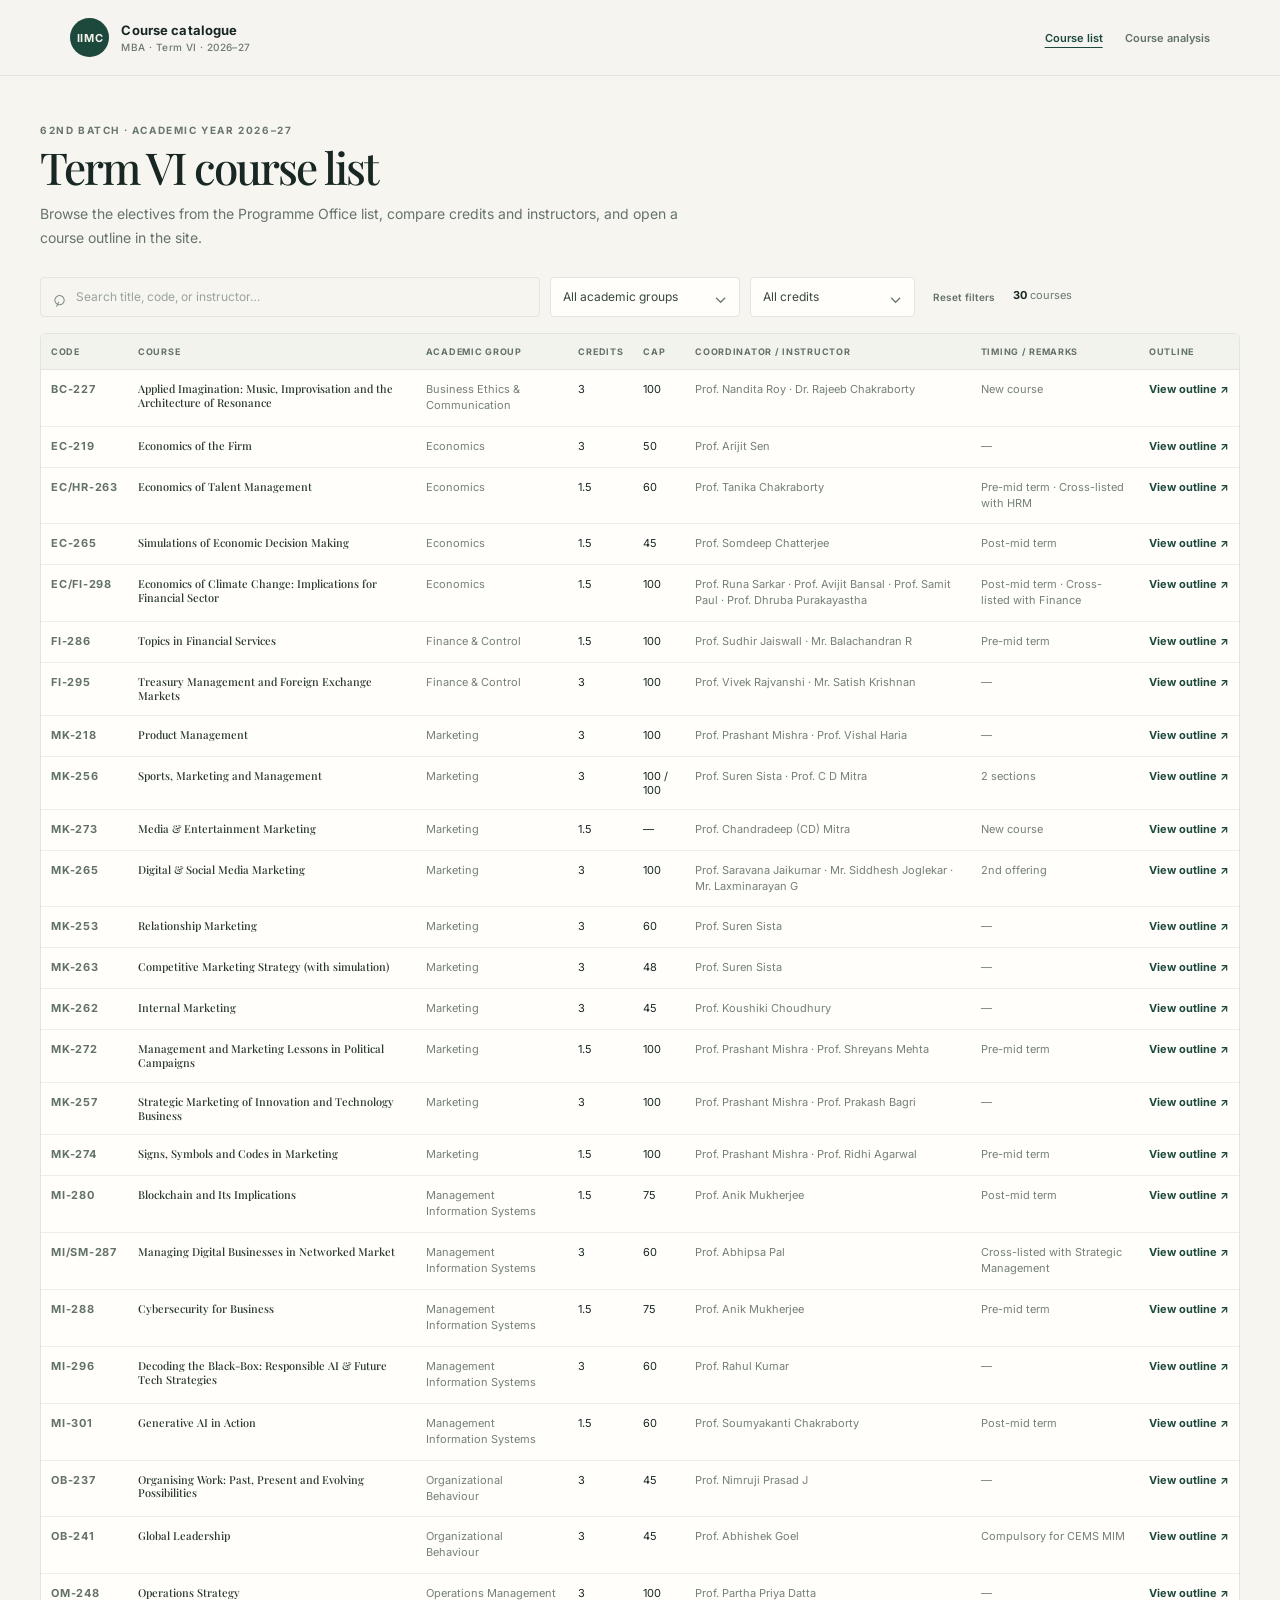
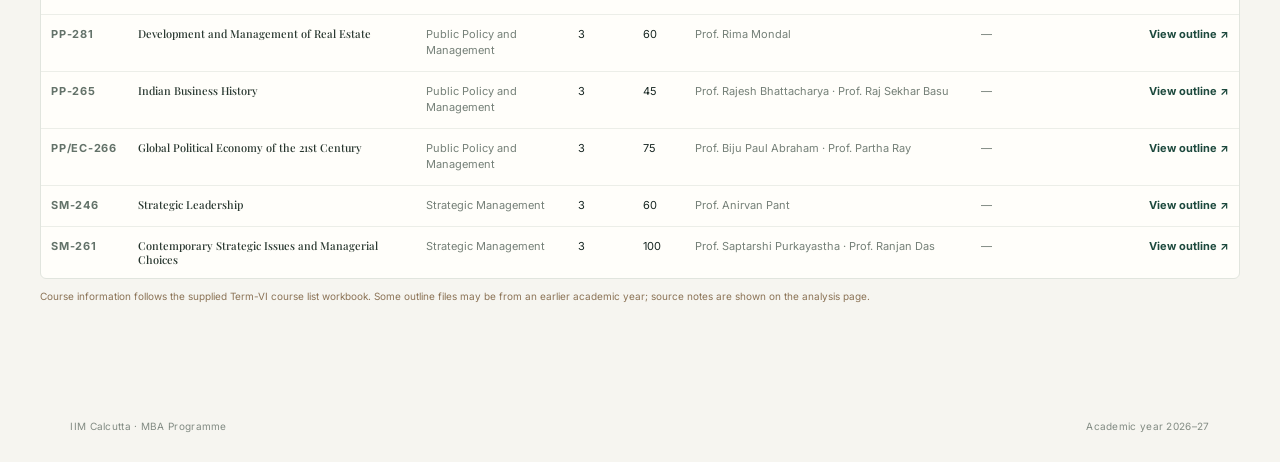
<file: index.html>
<!doctype html>
<html lang="en"><head><meta charset="utf-8"><meta name="viewport" content="width=device-width, initial-scale=1"><meta name="theme-color" content="#f6f5f0"><title>Term VI Course List — IIM Calcutta</title><link rel="stylesheet" href="styles.css"><link rel="stylesheet" href="site-pages.css"></head>
<body><header class="topbar"><a class="brand" href="index.html"><span class="brand-mark">IIMC</span><span class="brand-name">Course catalogue <small>MBA · Term VI · 2026–27</small></span></a><nav class="top-nav" aria-label="Main navigation"><a href="index.html" aria-current="page">Course list</a><a href="analysis.html">Course analysis</a></nav></header>
<main class="subpage"><div class="subpage-head"><div><p class="eyebrow">62nd batch · Academic year 2026–27</p><h1>Term VI course list</h1><p class="lede">Browse the electives from the Programme Office list, compare credits and instructors, and open a course outline in the site.</p></div></div>
<div class="subpage-tools"><label class="search-box"><span class="search-icon" aria-hidden="true">⌕</span><span class="sr-only">Search courses</span><input id="list-search" type="search" placeholder="Search title, code, or instructor…" autocomplete="off"></label><details class="filter-menu" id="home-groups"><summary><span id="home-group-summary">All academic groups</span><span class="menu-arrow" aria-hidden="true">⌄</span></summary><div class="filter-menu-panel"><div class="filter-menu-heading"><span>Academic groups</span><button type="button" data-clear="home-groups">Clear</button></div><div class="filter-options" id="home-group-options"></div></div></details><label class="select-wrap credit-select"><span class="sr-only">Credits</span><select id="list-credit"><option value="">All credits</option><option value="3">3 credits</option><option value="1.5">1.5 credits</option></select><span aria-hidden="true">⌄</span></label><button class="reset-filters" id="home-reset" type="button">Reset filters</button><span class="results"><span id="list-count">30</span> courses</span></div>
<div class="table-wrap"><table class="course-table"><thead><tr><th>Code</th><th>Course</th><th>Academic group</th><th>Credits</th><th>CAP</th><th>Coordinator / instructor</th><th>Timing / remarks</th><th>Outline</th></tr></thead><tbody id="course-list-body"></tbody></table></div>
<p class="notice">Course information follows the supplied Term-VI course list workbook. Some outline files may be from an earlier academic year; source notes are shown on the analysis page.</p></main><footer><span>IIM Calcutta · MBA Programme</span><span>Academic year 2026–27</span></footer><script src="course-data.js"></script><script src="home.js"></script></body></html>
</file>
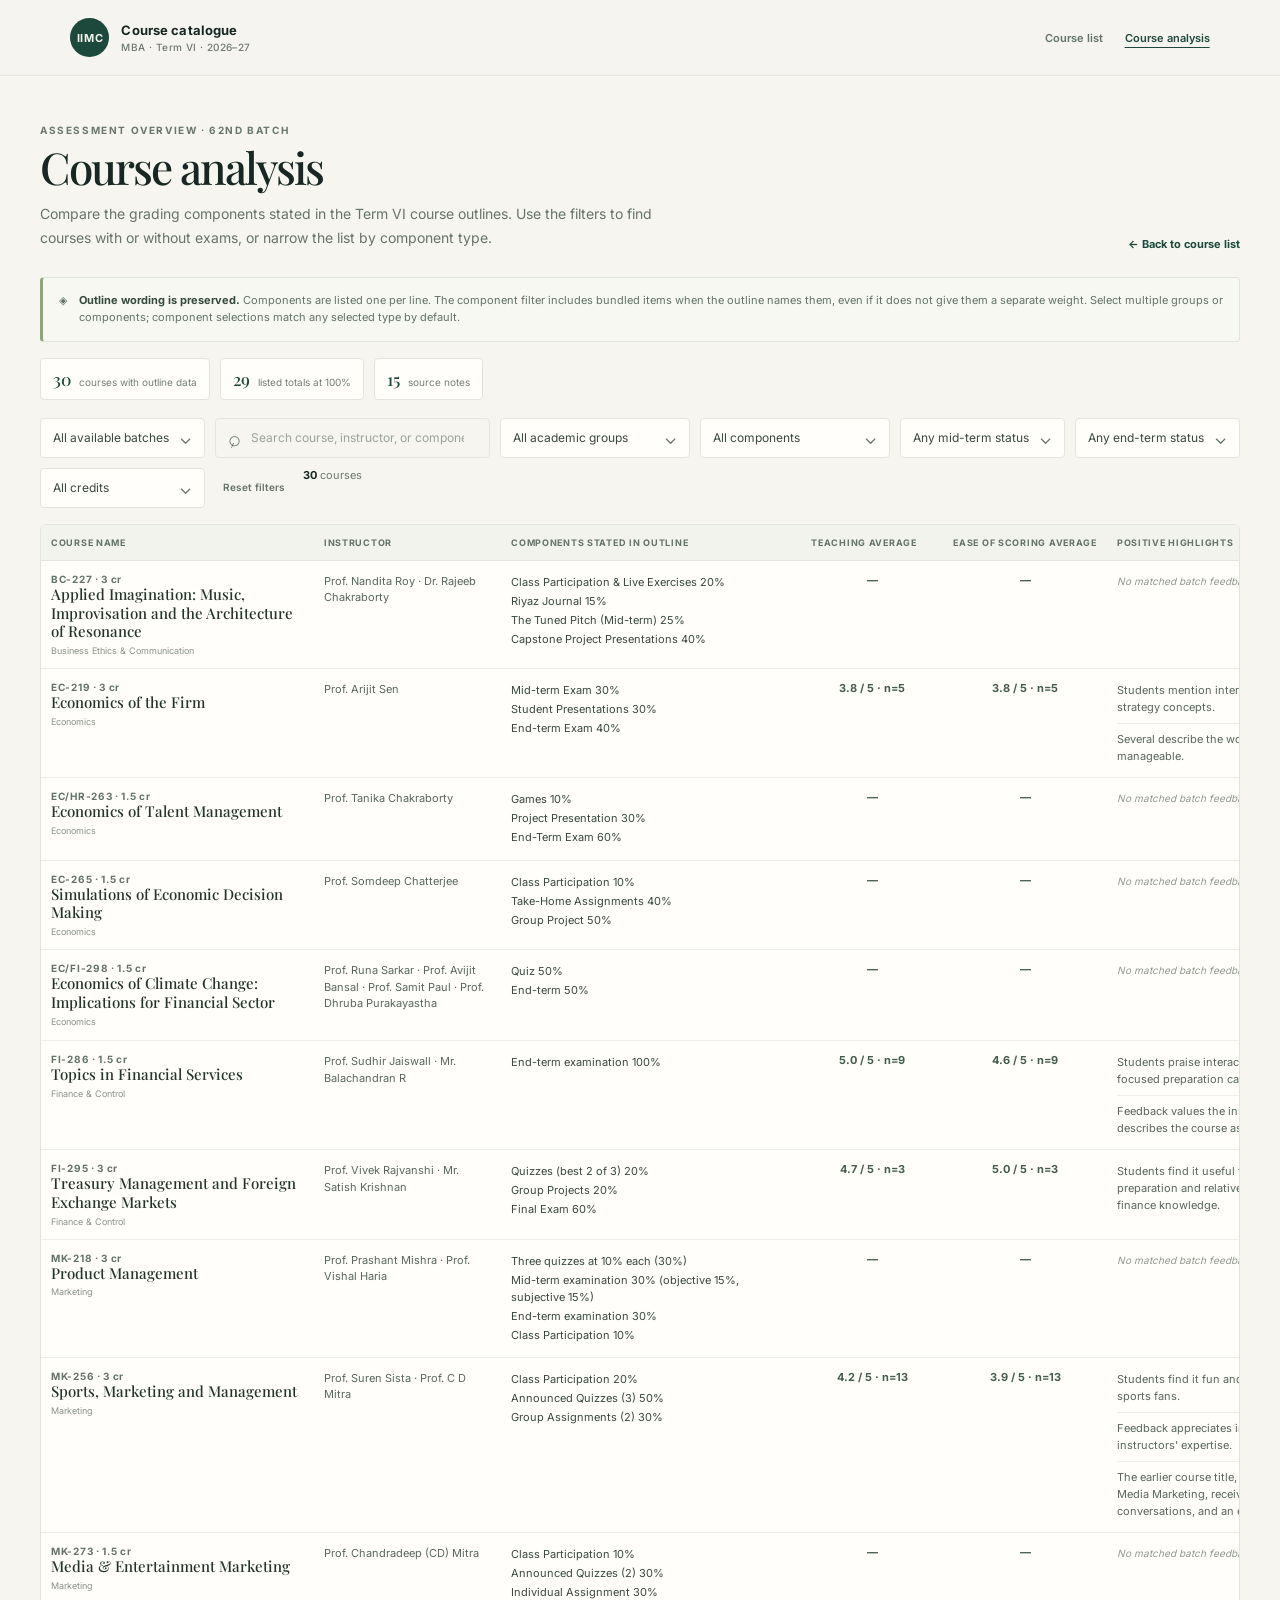
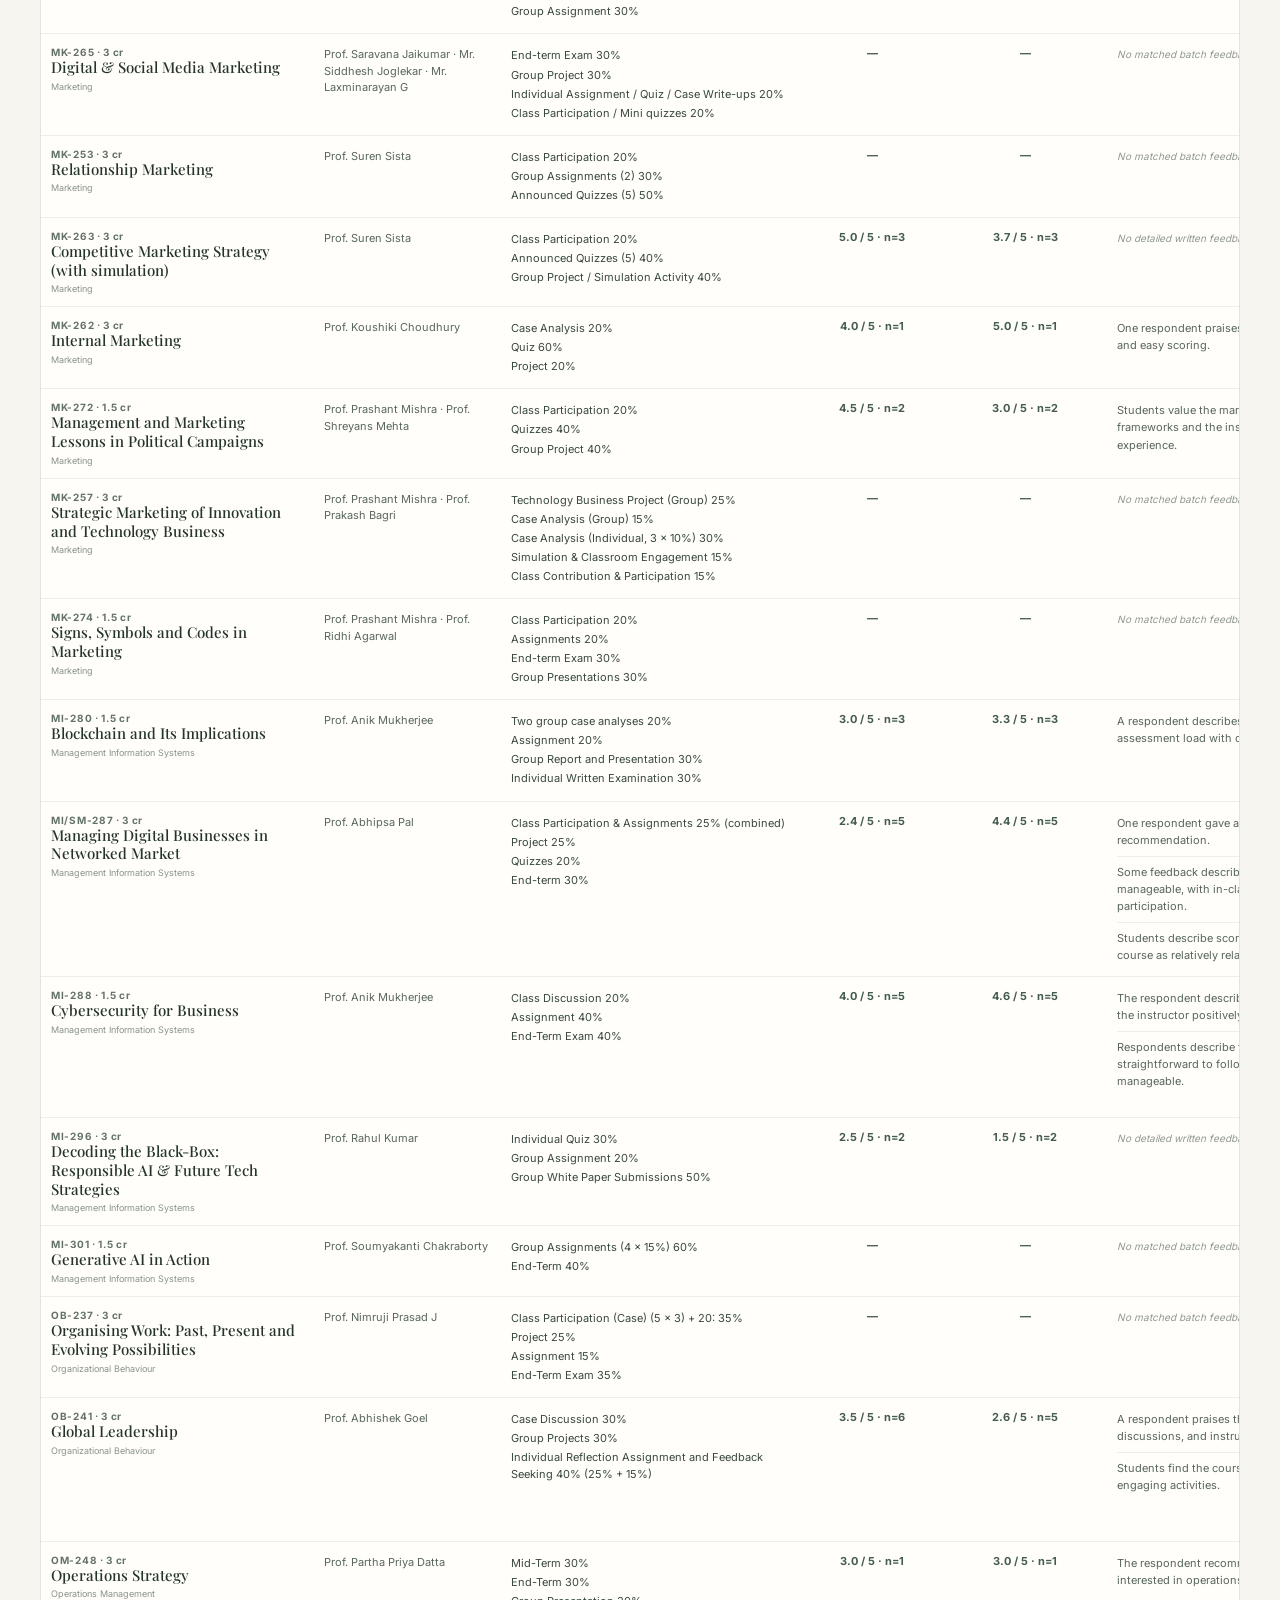
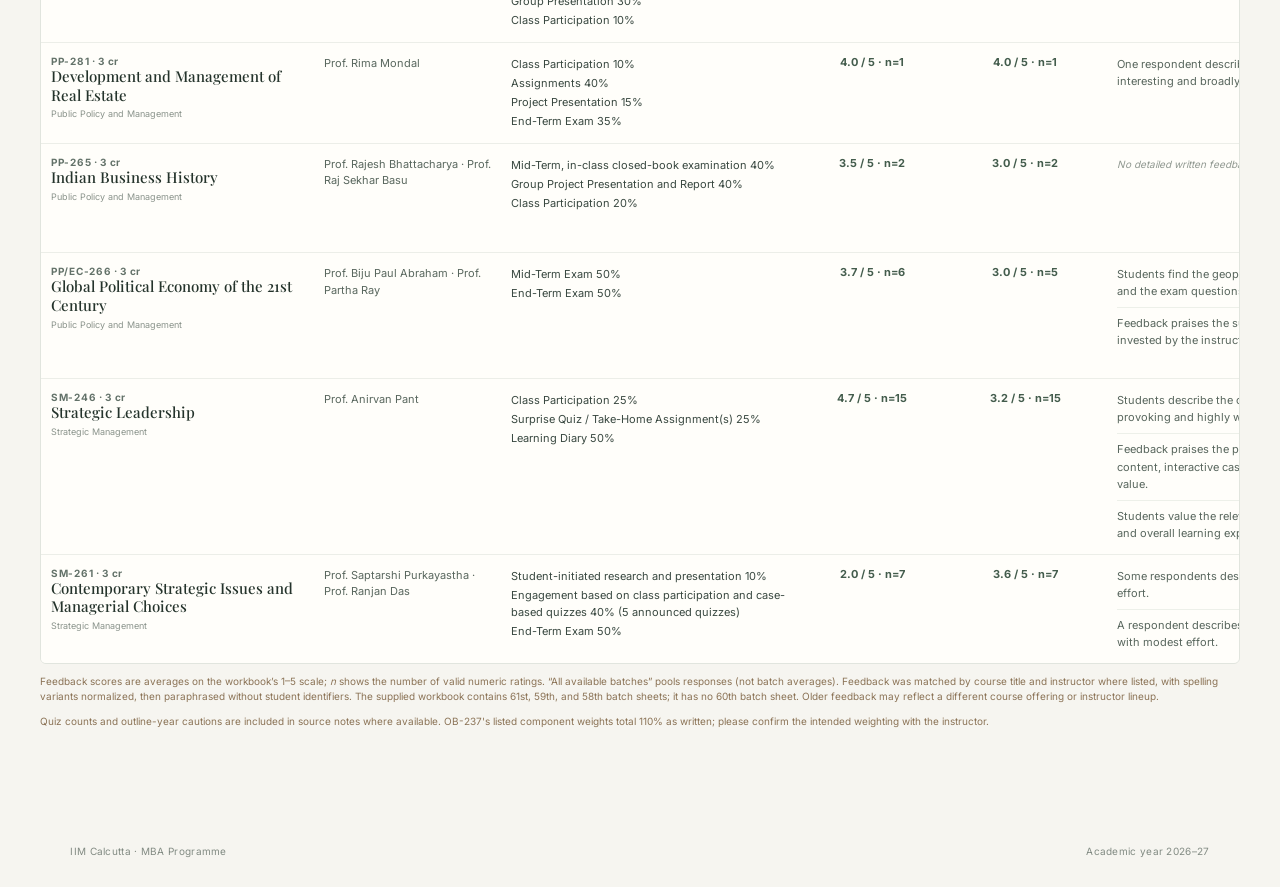
<file: analysis.html>
<!doctype html>
<html lang="en"><head><meta charset="utf-8"><meta name="viewport" content="width=device-width, initial-scale=1"><meta name="theme-color" content="#f6f5f0"><title>Course Analysis — Term VI Electives</title><link rel="stylesheet" href="styles.css"><link rel="stylesheet" href="site-pages.css"></head>
<body><header class="topbar"><a class="brand" href="index.html"><span class="brand-mark">IIMC</span><span class="brand-name">Course catalogue <small>MBA · Term VI · 2026–27</small></span></a><nav class="top-nav" aria-label="Main navigation"><a href="index.html">Course list</a><a href="analysis.html" aria-current="page">Course analysis</a></nav></header>
<main class="subpage"><div class="subpage-head"><div><p class="eyebrow">Assessment overview · 62nd batch</p><h1>Course analysis</h1><p class="lede">Compare the grading components stated in the Term VI course outlines. Use the filters to find courses with or without exams, or narrow the list by component type.</p></div><a class="subpage-back" href="index.html">← Back to course list</a></div>
<div class="analysis-intro"><span aria-hidden="true">◈</span><div><strong>Outline wording is preserved.</strong> Components are listed one per line. The component filter includes bundled items when the outline names them, even if it does not give them a separate weight. Select multiple groups or components; component selections match any selected type by default.</div></div>
<div class="summary-strip"><div class="summary-item"><strong id="analysis-count">30</strong> courses with outline data</div><div class="summary-item"><strong id="normal-count">29</strong> listed totals at 100%</div><div class="summary-item"><strong id="flag-count">10</strong> source notes</div></div>
<div class="subpage-tools analysis-filters"><label class="select-wrap batch-select"><span class="sr-only">Feedback batch</span><select id="feedback-batch"><option value="all">All available batches</option><option value="61st">61st batch</option><option value="59th">59th batch</option><option value="58th">58th batch</option></select><span aria-hidden="true">⌄</span></label><label class="search-box"><span class="search-icon" aria-hidden="true">⌕</span><span class="sr-only">Search analysis</span><input id="analysis-search" type="search" placeholder="Search course, instructor, or component…" autocomplete="off"></label>
<details class="filter-menu" id="analysis-groups"><summary><span id="analysis-group-summary">All academic groups</span><span class="menu-arrow" aria-hidden="true">⌄</span></summary><div class="filter-menu-panel"><div class="filter-menu-heading"><span>Academic groups</span><button type="button" data-clear="analysis-groups">Clear</button></div><div class="filter-options" id="analysis-group-options"></div></div></details>
<details class="filter-menu component-menu" id="analysis-components"><summary><span id="component-summary">All components</span><span class="menu-arrow" aria-hidden="true">⌄</span></summary><div class="filter-menu-panel"><div class="filter-menu-heading"><span>Course components</span><button type="button" data-clear="analysis-components">Clear</button></div><div class="filter-options" id="component-options"></div><p class="filter-help">Match courses containing any or all selected component types.</p><select id="component-match" aria-label="Component match mode"><option value="any">Any selected component</option><option value="all">All selected components</option></select></div></details>
<label class="select-wrap presence-select"><span class="sr-only">Mid-term exam filter</span><select id="mid-filter"><option value="">Any mid-term status</option><option value="yes">Has mid-term</option><option value="no">No mid-term</option></select><span aria-hidden="true">⌄</span></label>
<label class="select-wrap presence-select"><span class="sr-only">End-term exam filter</span><select id="end-filter"><option value="">Any end-term status</option><option value="yes">Has end-term</option><option value="no">No end-term</option></select><span aria-hidden="true">⌄</span></label>
<label class="select-wrap credit-select"><span class="sr-only">Credits</span><select id="analysis-credit"><option value="">All credits</option><option value="3">3 credits</option><option value="1.5">1.5 credits</option></select><span aria-hidden="true">⌄</span></label><button class="reset-filters" id="analysis-reset" type="button">Reset filters</button><span class="results"><span id="analysis-results">30</span> courses</span></div>
<div class="table-wrap"><table class="analysis-table"><thead><tr><th>Course name</th><th>Instructor</th><th>Components stated in outline</th><th>Teaching average</th><th>Ease of scoring average</th><th>Positive highlights</th><th>Areas to consider</th><th>Source note</th><th>Outline</th></tr></thead><tbody id="analysis-body"></tbody></table></div>
<p class="notice">Feedback scores are averages on the workbook’s 1–5 scale; <em>n</em> shows the number of valid numeric ratings. “All available batches” pools responses (not batch averages). Feedback was matched by course title and instructor where listed, with spelling variants normalized, then paraphrased without student identifiers. The supplied workbook contains 61st, 59th, and 58th batch sheets; it has no 60th batch sheet. Older feedback may reflect a different course offering or instructor lineup.</p>
<p class="notice">Quiz counts and outline-year cautions are included in source notes where available. OB-237's listed component weights total 110% as written; please confirm the intended weighting with the instructor.</p></main><footer><span>IIM Calcutta · MBA Programme</span><span>Academic year 2026–27</span></footer><script src="course-data.js"></script><script src="analysis-data.js"></script><script src="feedback-data.js"></script><script src="analysis.js"></script></body></html>
</file>
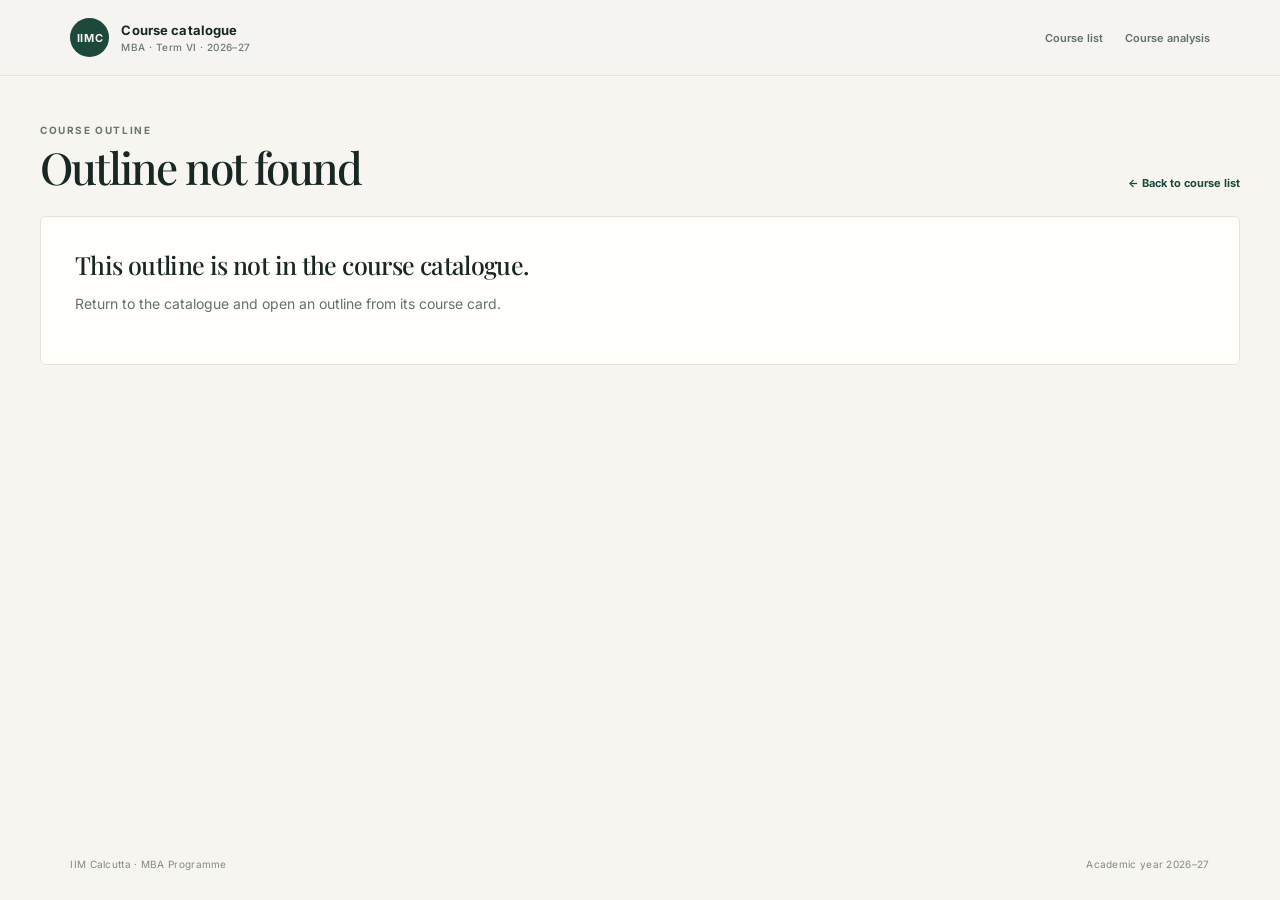
<file: viewer.html>
<!doctype html>
<html lang="en"><head><meta charset="utf-8"><meta name="viewport" content="width=device-width, initial-scale=1"><meta name="theme-color" content="#f6f5f0"><title>Course Outline — Term VI Electives</title><link rel="stylesheet" href="styles.css"><link rel="stylesheet" href="site-pages.css"></head>
<body><header class="topbar"><a class="brand" href="index.html"><span class="brand-mark">IIMC</span><span class="brand-name">Course catalogue <small>MBA · Term VI · 2026–27</small></span></a><nav class="top-nav" aria-label="Main navigation"><a href="index.html">Course list</a><a href="analysis.html">Course analysis</a></nav></header><main class="subpage"><div class="subpage-head"><div><p class="eyebrow" id="viewer-meta">Course outline</p><h1 id="viewer-title">Opening course outline…</h1></div><a id="viewer-back" class="subpage-back" href="index.html">← Back to course list</a></div><div class="viewer-shell" id="viewer-shell"><iframe class="viewer-frame" id="viewer-frame" title="Course outline preview"></iframe></div><p class="notice" id="viewer-note"></p></main><footer><span>IIM Calcutta · MBA Programme</span><span>Academic year 2026–27</span></footer><script src="course-data.js"></script><script src="viewer.js"></script></body></html>
</file>
<file: styles.css>
@font-face{font-family:"Inter";src:url("assets/fonts/Inter-Variable.ttf") format("truetype");font-style:normal;font-weight:100 900;font-display:swap}@font-face{font-family:"Playfair Display";src:url("assets/fonts/PlayfairDisplay-Variable.ttf") format("truetype");font-style:normal;font-weight:400 900;font-display:swap}:root{--ink:#182723;--muted:#6d7770;--line:#e1e5de;--paper:#f6f5f0;--white:#fffefa;--green:#1d493d;--lime:#d9ed9b;--orange:#de704d;--serif:"Playfair Display",Georgia,serif;--sans:"Inter",Arial,sans-serif}*{box-sizing:border-box}html{scroll-behavior:smooth}body{margin:0;background:var(--paper);color:var(--ink);font-family:var(--sans);font-size:14px;-webkit-font-smoothing:antialiased}.topbar{height:76px;border-bottom:1px solid var(--line);display:flex;align-items:center;justify-content:space-between;padding:0 max(calc((100vw - 1200px)/2),5.5vw);background:rgba(246,245,240,.92)}.brand{display:flex;align-items:center;gap:12px;text-decoration:none;color:var(--ink)}.brand-mark{display:grid;place-items:center;background:var(--green);color:#f5f4ec;width:39px;height:39px;border-radius:50%;font-size:11px;font-weight:700;letter-spacing:.06em}.brand-name{font-size:13px;font-weight:700;letter-spacing:.01em}.brand-name small{display:block;color:var(--muted);font-size:10px;font-weight:500;margin-top:3px;letter-spacing:.04em}.source-link{font-size:12px;color:var(--green);font-weight:600;text-decoration:none;border-bottom:1px solid #9bb2a5;padding:8px 0}.source-link span{margin-left:6px}.intro{max-width:1200px;margin:auto;min-height:380px;padding:69px 0 62px;position:relative;display:flex;align-items:center;justify-content:space-between;overflow:hidden}.intro-copy{max-width:550px;position:relative;z-index:1}.eyebrow{text-transform:uppercase;font-size:10px;letter-spacing:.16em;font-weight:700;color:#69766d;margin:0 0 18px}.intro .eyebrow{display:flex;align-items:center;gap:10px}.intro .eyebrow span{width:4px;height:4px;border-radius:50%;background:var(--orange)}h1{font:500 clamp(44px,5.1vw,70px)/1.04 var(--serif);letter-spacing:-.045em;margin:0;color:var(--ink)}h1 em{font-weight:500;color:#6d8675}.lede{max-width:425px;color:#66736b;line-height:1.75;font-size:14px;margin:21px 0 0}.intro-aside{position:relative;z-index:1;display:flex;gap:32px;margin-right:105px;margin-top:110px}.intro-aside div{display:flex;flex-direction:column;gap:5px;border-left:1px solid #cdd5ce;padding-left:13px}.intro-aside strong{font:500 24px/1 var(--serif);color:var(--green)}.intro-aside span{font-size:10px;color:var(--muted);white-space:nowrap}.intro-art{position:absolute;right:-76px;top:22px;width:330px;height:330px;border-radius:50%;background:#e8ecdf;opacity:.9}.orbit{position:absolute;border:1px solid #b8c9ae;border-radius:50%;inset:43px}.orbit-two{inset:82px;border-color:#c6d2bd}.orbit-dot{position:absolute;right:69px;top:55px;width:12px;height:12px;background:var(--orange);border-radius:50%;box-shadow:0 0 0 7px #de704d24}.orbit-label{position:absolute;top:137px;left:117px;font:600 25px/1.1 var(--serif);letter-spacing:.03em;color:var(--green)}.catalog{background:#eeeee8;padding:52px max(calc((100vw - 1200px)/2),5.5vw) 84px;min-height:540px}.catalog-heading{display:flex;align-items:end;justify-content:space-between;margin-bottom:23px}.catalog-heading .eyebrow{margin-bottom:8px}h2{font:500 32px/1.1 var(--serif);letter-spacing:-.025em;margin:0}.results{font-size:11px;color:var(--muted);margin:0 0 4px}.results span{font-weight:700;color:var(--ink)}.toolbar{display:flex;align-items:center;gap:10px;padding:14px;border:1px solid #e0e3dc;border-radius:7px;background:var(--white);box-shadow:0 3px 12px #20362c08}.search-box{height:40px;display:flex;align-items:center;gap:9px;padding:0 11px;flex:1;min-width:180px;border:1px solid #e3e5df;border-radius:4px}.search-icon{font-size:22px;color:#718077;line-height:1;transform:rotate(-20deg)}.search-box input{border:0;outline:0;background:transparent;color:var(--ink);font:12px var(--sans);width:100%;min-width:0}.search-box input::placeholder{color:#9ba39d}.search-box kbd{white-space:nowrap;color:#9aa29c;border:1px solid #e3e7e0;border-radius:3px;padding:3px 5px;font:10px var(--sans)}.select-wrap{height:40px;min-width:180px;position:relative;display:flex;align-items:center;border:1px solid #e3e5df;border-radius:4px;background:#fffefa}.select-wrap select{appearance:none;border:0;background:transparent;outline:0;width:100%;height:100%;padding:0 33px 0 12px;color:#394840;font:12px var(--sans);cursor:pointer}.select-wrap>span:last-child{position:absolute;right:12px;color:#69766d;font-size:17px;pointer-events:none}.credit-select{min-width:133px}.clear-button{border:0;background:transparent;color:#647369;font:600 11px var(--sans);padding:10px 5px;white-space:nowrap;cursor:pointer}.clear-button span{font-size:16px;margin-left:4px}.group-index{display:flex;gap:7px;overflow:auto;padding:19px 0 17px;scrollbar-width:thin}.group-chip{border:1px solid #d8ded5;border-radius:99px;background:transparent;color:#66736b;font:500 10px var(--sans);white-space:nowrap;padding:8px 11px;cursor:pointer;transition:.15s}.group-chip:hover,.group-chip.active{background:var(--green);border-color:var(--green);color:#fff}.course-grid{display:grid;grid-template-columns:repeat(3,minmax(0,1fr));gap:14px}.course-card{background:var(--white);border:1px solid #e2e4de;border-radius:6px;min-height:224px;padding:20px 20px 17px;display:flex;flex-direction:column;position:relative;transition:transform .18s ease,box-shadow .18s ease}.course-card:hover{transform:translateY(-3px);box-shadow:0 9px 22px #253c3012}.card-top{display:flex;align-items:center;justify-content:space-between;margin-bottom:18px}.course-code{font-size:10px;letter-spacing:.11em;font-weight:700;color:#647269}.credit-pill{background:#edf3e2;color:#46613c;border-radius:30px;padding:6px 9px;font-size:10px;font-weight:700}.course-card h3{font:500 19px/1.27 var(--serif);letter-spacing:-.018em;margin:0 0 11px;max-width:95%;color:#24332b}.group-label{font-size:10px;color:#8a938b;margin:0 0 16px}.card-bottom{margin-top:auto;padding-top:12px;border-top:1px solid #eceee8;display:flex;justify-content:space-between;align-items:end;gap:12px}.instructor{color:#758078;font-size:10px;line-height:1.45;max-width:76%}.outline-link{display:inline-flex;align-items:center;gap:5px;color:var(--green);font-size:10px;font-weight:700;text-decoration:none;white-space:nowrap}.outline-link:hover{text-decoration:underline}.no-outline{font-size:10px;color:#a3aaa3;white-space:nowrap}.course-meta{display:flex;gap:7px;flex-wrap:wrap;margin:-7px 0 12px}.meta-tag{font-size:9px;color:#758078;background:#f2f3ee;border-radius:3px;padding:5px 6px}.empty-state{text-align:center;padding:60px 20px;color:#69766d}.empty-state>span{font-size:28px;color:#8aa075}.empty-state h3{font:500 24px var(--serif);color:var(--ink);margin:10px 0 6px}.empty-state p{font-size:12px}footer{min-height:72px;display:flex;align-items:center;justify-content:space-between;padding:0 max(calc((100vw - 1200px)/2),5.5vw);color:#828b83;font-size:10px;letter-spacing:.03em}.sr-only{position:absolute;width:1px;height:1px;padding:0;margin:-1px;overflow:hidden;clip:rect(0,0,0,0);white-space:nowrap;border:0} [hidden]{display:none!important}
@media(max-width:1240px){.intro{margin:0 5.5vw}.intro-aside{margin-right:75px}.course-grid{grid-template-columns:repeat(2,minmax(0,1fr))}}@media(max-width:760px){.topbar{height:66px;padding:0 20px}.intro{min-height:390px;margin:0;padding:48px 0 40px;align-items:flex-start}.intro-copy{max-width:100%;padding-right:18px}.intro-art{width:220px;height:220px;right:-103px;top:135px;opacity:.54}.orbit{inset:28px}.orbit-two{inset:56px}.orbit-label{top:91px;left:77px;font-size:20px}.orbit-dot{right:46px;top:38px;width:9px;height:9px}.intro-aside{position:absolute;bottom:35px;left:0;gap:25px;margin:0}.intro-aside strong{font-size:21px}.intro-aside span{font-size:9px}.lede{max-width:400px}.catalog{padding:38px 20px 58px}.catalog-heading{align-items:end}.catalog-heading h2{font-size:29px}.toolbar{flex-wrap:wrap;padding:11px}.search-box{flex-basis:100%}.select-wrap{flex:1;min-width:0}.credit-select{min-width:115px}.clear-button{margin-left:auto}.group-index{margin:0 -20px;padding:17px 20px}.course-grid{grid-template-columns:1fr;gap:10px}.course-card{min-height:205px}.source-link{font-size:11px}footer{padding:18px 20px;gap:20px}.results{font-size:10px}}@media(max-width:390px){h1{font-size:43px}.intro-aside{gap:16px}.intro-aside div{padding-left:9px}.credit-select{min-width:105px}.clear-button{font-size:10px}}
</file>
<file: site-pages.css>
.top-nav{display:flex;align-items:center;gap:22px}.top-nav a{font-size:11px;color:#637269;font-weight:600;text-decoration:none}.top-nav a:hover,.top-nav a[aria-current="page"]{color:var(--green);text-decoration:underline;text-underline-offset:5px}
.subpage{max-width:1200px;margin:0 auto;padding:48px 0 76px;min-height:calc(100vh - 148px)}.subpage-head{display:flex;justify-content:space-between;align-items:end;gap:24px;margin-bottom:26px}.subpage-head .eyebrow{margin-bottom:8px}.subpage-head h1{font-size:44px}.subpage-head .lede{margin-top:12px;max-width:650px}.subpage-tools{display:flex;gap:10px;align-items:center;flex-wrap:wrap;margin:18px 0 16px}.subpage-tools .search-box{max-width:500px}.subpage-tools .select-wrap{min-width:165px}.table-wrap{overflow:auto;border:1px solid var(--line);border-radius:6px;background:var(--white)}.course-table,.analysis-table{border-collapse:collapse;width:100%;min-width:940px;text-align:left}.course-table th,.analysis-table th{position:sticky;top:0;background:#f3f3ed;color:#637269;text-transform:uppercase;letter-spacing:.08em;font-size:9px;font-weight:700;padding:12px 10px;border-bottom:1px solid var(--line);white-space:nowrap}.course-table td,.analysis-table td{padding:12px 10px;border-bottom:1px solid #eceee8;font-size:11px;vertical-align:top}.course-table tr:last-child td,.analysis-table tr:last-child td{border-bottom:0}.course-table tbody tr:hover,.analysis-table tbody tr:hover{background:#fbfbf7}.table-code{font-size:10px;letter-spacing:.07em;font-weight:700;color:#637269;white-space:nowrap}.table-title{font:500 15px/1.25 var(--serif);color:#24332b;min-width:205px}.table-small{font-size:10px;color:#758078;line-height:1.45;min-width:120px}.table-link{color:var(--green);font-weight:700;text-decoration:none;white-space:nowrap}.table-link:hover{text-decoration:underline}.analysis-intro{display:flex;gap:12px;align-items:flex-start;padding:14px 16px;margin:20px 0 16px;border:1px solid #dfe5d7;border-left:3px solid #8ea776;border-radius:4px;background:#f7f8f2;color:#637269;font-size:11px;line-height:1.6}.analysis-intro strong{color:#344a3d}.analysis-table{min-width:1420px}.analysis-table th:first-child,.analysis-table td:first-child{position:sticky;left:0;background:var(--white);z-index:1}.analysis-table th:first-child{background:#f3f3ed;z-index:2}.analysis-table .course-cell{min-width:220px}.analysis-table .group-cell{font-size:9px;color:#8a938b;margin-top:4px}.analysis-table .weight-cell{text-align:center;font-variant-numeric:tabular-nums;min-width:62px}.analysis-table .weight-value{font-weight:700;color:#435c4c}.analysis-table .total-cell{text-align:center;font-weight:700}.analysis-table .breakdown-cell{min-width:335px;max-width:440px;line-height:1.55;color:#58665d}.analysis-table .note-cell{min-width:225px;max-width:300px;line-height:1.5;color:#875d34}.analysis-table .outline-cell{white-space:nowrap}.summary-strip{display:flex;gap:10px;flex-wrap:wrap;margin:12px 0 18px}.summary-item{border:1px solid var(--line);background:var(--white);border-radius:4px;padding:9px 12px;font-size:10px;color:#738077}.summary-item strong{color:var(--green);font:500 17px var(--serif);margin-right:5px}.viewer-shell{border:1px solid var(--line);border-radius:6px;overflow:hidden;background:#e9ebe6}.viewer-frame{display:block;width:100%;height:min(78vh,900px);min-height:540px;border:0;background:white}.viewer-message{background:var(--white);padding:34px;line-height:1.7;color:#637269}.viewer-message h2{font-size:25px;color:var(--ink)}.notice{font-size:10px;color:#8b7356;line-height:1.5;margin-top:10px}.subpage-back{font-size:11px;color:var(--green);font-weight:700;text-decoration:none;white-space:nowrap}.subpage-back:hover{text-decoration:underline}.status-tag{display:inline-block;background:#f4eee3;color:#8a633e;border-radius:99px;padding:4px 7px;font-size:9px;font-weight:700;white-space:nowrap}.empty-row{text-align:center;color:#7c877f;padding:28px!important}
@media(max-width:1240px){.subpage{margin:0 5.5vw}}
@media(max-width:760px){.top-nav{gap:12px}.top-nav a{font-size:10px}.subpage{padding:34px 0 55px;margin:0 20px}.subpage-head{align-items:flex-start;flex-direction:column}.subpage-head h1{font-size:36px}.subpage-head .lede{font-size:12px}.viewer-frame{height:72vh;min-height:430px}.analysis-intro{font-size:10px}.analysis-table th:first-child,.analysis-table td:first-child{position:static}}
.filter-menu{position:relative;height:40px;min-width:190px;z-index:4}.filter-menu>summary{list-style:none;cursor:pointer;height:40px;display:flex;align-items:center;justify-content:space-between;gap:16px;border:1px solid #e3e5df;border-radius:4px;background:var(--white);padding:0 12px;color:#394840;font:12px var(--sans);white-space:nowrap}.filter-menu>summary::-webkit-details-marker{display:none}.filter-menu[open]>summary{border-color:#9cad9e;border-radius:4px 4px 0 0}.menu-arrow{font-size:17px;color:#69766d}.filter-menu-panel{position:absolute;top:39px;left:0;min-width:240px;max-height:340px;overflow:auto;background:var(--white);border:1px solid #9cad9e;border-radius:0 4px 4px 4px;box-shadow:0 10px 25px #1b30201a;padding:10px;z-index:10}.component-menu .filter-menu-panel{min-width:260px}.filter-menu-heading{display:flex;align-items:center;justify-content:space-between;padding:2px 2px 8px;border-bottom:1px solid #eceee8;color:#394840;font-size:10px;font-weight:700}.filter-menu-heading button{border:0;background:transparent;color:var(--green);font:600 10px var(--sans);cursor:pointer}.filter-options{display:grid;gap:2px;padding-top:5px}.filter-option{display:flex;gap:8px;align-items:center;padding:7px 4px;color:#55645a;font-size:11px;cursor:pointer}.filter-option:hover{background:#f4f5ef}.filter-option input{accent-color:var(--green);margin:0}.filter-help{font-size:9px;color:#828b83;line-height:1.4;margin:8px 2px}.filter-menu-panel select{width:100%;height:32px;border:1px solid #e3e5df;border-radius:3px;background:#fffefa;padding:0 7px;color:#394840;font:10px var(--sans)}.presence-select{min-width:150px}.reset-filters{height:38px;padding:0 8px;border:0;background:transparent;color:#647369;font:600 10px var(--sans);cursor:pointer;white-space:nowrap}.reset-filters:hover{color:var(--green);text-decoration:underline}.analysis-filters{align-items:flex-start}.component-lines{min-width:300px;max-width:500px;color:#394840;line-height:1.55}.component-line{padding:1px 0}.instructor-cell{min-width:185px;max-width:270px;color:#59675e;line-height:1.5}.analysis-table{min-width:1120px}.analysis-table .course-cell{min-width:225px}
@media(max-width:760px){.subpage-tools .search-box{flex-basis:100%;max-width:none}.filter-menu{flex:1;min-width:150px}.presence-select{flex:1;min-width:145px}.reset-filters{margin-left:auto}.analysis-table{min-width:1000px}}
/* Narrow-screen refinements */
@media(max-width:760px){
  .topbar{gap:10px;padding-left:16px;padding-right:16px}
  .brand{gap:8px;min-width:0}
  .brand-name{font-size:11px;white-space:nowrap}
  .brand-name small{font-size:9px}
  .top-nav{gap:9px;flex-shrink:0}
  .top-nav a{font-size:9px;white-space:nowrap}
  .subpage{margin:0 16px;padding-top:28px}
  .subpage-head{gap:14px}
  .subpage-head h1{font-size:clamp(31px,8vw,38px);line-height:1.08}
  .subpage-tools{gap:8px}
  .subpage-tools .search-box{height:44px}
  .filter-menu,.filter-menu>summary{height:44px}
  .filter-menu-panel{position:fixed;top:auto;left:16px;right:16px;bottom:16px;width:auto;min-width:0;max-height:min(65vh,440px);border-radius:8px;box-shadow:0 14px 40px #1b302033}
  .component-menu .filter-menu-panel{min-width:0}
  .select-wrap{height:44px}
  .reset-filters{height:44px}
  .table-wrap{max-width:100%;overscroll-behavior-x:contain;-webkit-overflow-scrolling:touch}
  .course-table,.analysis-table{font-size:12px}
  .course-table th,.analysis-table th{padding:11px 9px}
  .course-table td,.analysis-table td{padding:11px 9px}
  .notice{font-size:10px}
  footer{flex-wrap:wrap;justify-content:flex-start}
}
@media(max-width:390px){
  .topbar{padding-left:12px;padding-right:12px}
  .brand-mark{width:34px;height:34px;font-size:10px}
  .brand-name{font-size:10px}
  .brand-name small{font-size:8px}
  .top-nav{gap:7px}
  .top-nav a{font-size:8px}
  .subpage{margin:0 12px}
  .subpage-tools .filter-menu{min-width:calc(50% - 4px)}
  .subpage-tools .select-wrap{min-width:calc(50% - 4px)}
  .reset-filters{margin-left:0}
  .results{margin-left:auto}
  .viewer-frame{min-height:360px;height:68vh}
}
.batch-select{min-width:190px}
.analysis-table{min-width:1950px}
.analysis-table .course-cell{min-width:225px}
.analysis-table .instructor-cell{min-width:180px;max-width:230px}
.analysis-table .component-lines{min-width:290px;max-width:360px}
.analysis-table .rating-cell{min-width:142px;max-width:155px;text-align:center;font-size:11px;font-weight:700;color:#435c4c;white-space:nowrap}
.analysis-table .feedback-cell{min-width:280px;max-width:360px;line-height:1.55;color:#58665d;font-size:11px;white-space:normal}
.feedback-point{padding:1px 0 7px;border-bottom:1px solid #edf0e9;margin-bottom:6px}
.feedback-point:last-child{padding-bottom:0;border:0;margin-bottom:0}
.feedback-empty{color:#919991;font-style:italic;font-size:10px}
.analysis-table .note-cell{min-width:225px;max-width:300px}
@media(max-width:760px){.batch-select{flex:1;min-width:150px}.analysis-table{min-width:1950px}}
</file>
